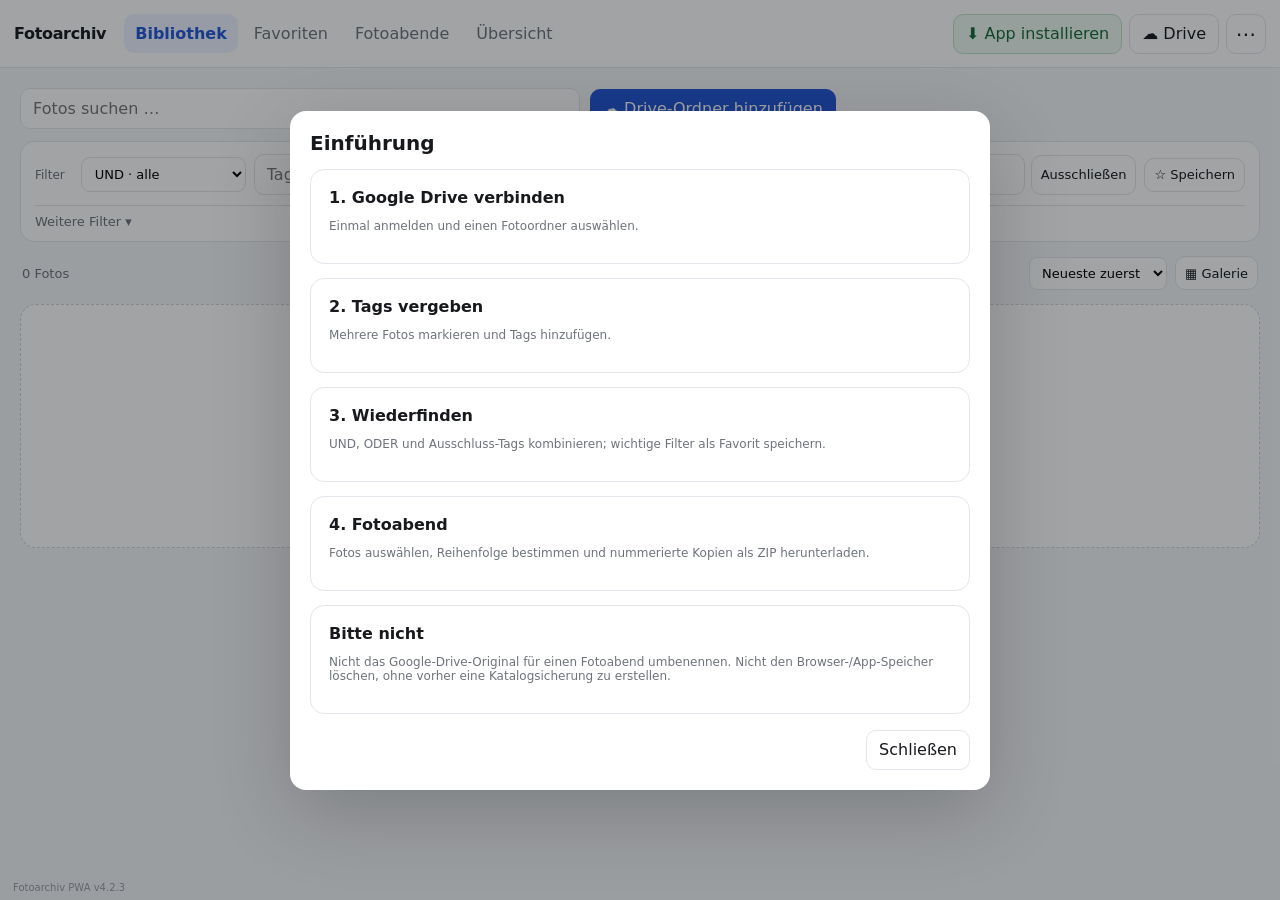
<file: index.html>
<!doctype html>
<html lang="de">
<head>
  <meta charset="utf-8">
  <meta http-equiv="Content-Security-Policy" content="default-src 'self'; script-src 'self' https://accounts.google.com; style-src 'self' 'unsafe-inline'; img-src 'self' blob: data: https://*.googleusercontent.com https://lh3.googleusercontent.com; connect-src 'self' https://accounts.google.com https://www.googleapis.com https://*.googleusercontent.com https://lh3.googleusercontent.com; frame-src https://accounts.google.com https://*.google.com; object-src 'none'; base-uri 'self'; form-action 'self'; frame-ancestors 'none'; upgrade-insecure-requests">
  <meta name="viewport" content="width=device-width,initial-scale=1,viewport-fit=cover">
  <meta name="theme-color" content="#2457d6">
  <meta name="description" content="Fotoarchiv – Fotos in Google Drive mit Tags ordnen, filtern und für Fotoabende zusammenstellen.">
  <link rel="manifest" href="manifest.webmanifest">
  <link rel="icon" href="icons/icon-192.png">
  <link rel="apple-touch-icon" href="icons/icon-192.png">
  <link rel="stylesheet" href="styles.css">
  <title>Fotoarchiv PWA 4.2.3</title>
</head>
<body>
<div class="app">
  <header>
    <div class="brand">Fotoarchiv</div>
    <nav>
      <button data-view="library" class="active">Bibliothek</button>
      <button data-view="favorites">Favoriten</button>
      <button data-view="projects">Fotoabende</button>
      <button data-view="dashboard">Übersicht</button>
    </nav>
    <div class="head-actions">
      <button class="btn install" id="installBtn">⬇ App installieren</button>
      <button class="btn" id="driveBtn">☁ Drive</button>
      <button class="btn icon" id="moreBtn" aria-label="Weitere Optionen">⋯</button>
    </div>
  </header>
  <div class="progressline" id="progress"><div></div></div>
  <main>
    <div class="notice" id="httpsNotice" hidden>Für Installation und Google-Anmeldung muss das Fotoarchiv über HTTPS geöffnet werden.</div>

    <section class="view active" id="view-library">
      <div class="toolbar">
        <div class="search"><input id="searchInput" placeholder="Fotos suchen …" autocomplete="off"></div>
        <button class="btn primary" id="addDriveFolderBtn">☁ Drive-Ordner hinzufügen</button>
      </div>
      <div class="quickbar" id="quickbar"></div>
      <div class="filterbar">
        <div class="filterrow">
          <span class="label">Filter</span>
          <div id="activeTagChips"></div>
          <select class="filter-mode-select" id="tagModeSelect" title="Verknüpfung positiver Tags">
            <option value="and">UND · alle</option>
            <option value="or">ODER · einer reicht</option>
          </select>
          <div class="tag-filter-entry">
            <input class="tag-input" id="filterTagInput" list="tagSuggestions" placeholder="Tag einschließen …" aria-label="Tag einschließen" autocomplete="off" enterkeyhint="done">
            <button class="btn small" id="filterTagAdd" type="button" aria-label="Eingegebenen Tag einschließen">+ Hinzufügen</button>
          </div>
          <div class="tag-filter-entry">
            <input class="tag-input" id="excludeTagInput" list="tagSuggestions" placeholder="Tag ausschließen …" aria-label="Tag ausschließen" autocomplete="off" enterkeyhint="done">
            <button class="btn small" id="excludeTagAdd" type="button" aria-label="Eingegebenen Tag ausschließen">Ausschließen</button>
          </div>
          <button class="btn small" id="saveFilterBtn">☆ Speichern</button>
        </div>
        <details class="advanced">
          <summary>Weitere Filter ▾</summary>
          <div class="advanced-grid">
            <label><span class="mini-label">Von Jahr</span><input class="field" id="yearFrom" inputmode="numeric"></label>
            <label><span class="mini-label">Bis Jahr</span><input class="field" id="yearTo" inputmode="numeric"></label>
            <label><span class="mini-label">Tags</span><select class="field" id="tagState"><option value="all">Alle Fotos</option><option value="untagged">Nur ohne Tags</option><option value="tagged">Nur mit Tags</option></select></label>
            <label><span class="mini-label">Fotoabend</span><select class="field" id="projectFilter"><option value="">Alle Fotos</option></select></label>
            <div><span class="mini-label">Schnellfilter</span><button class="btn small" id="manageQuickFilters">Verwalten</button></div>
          </div>
        </details>
      </div>
      <div class="subbar"><span id="resultCount">0 Fotos</span><span class="spacer"></span><select id="sortSelect"><option value="dateDesc">Neueste zuerst</option><option value="dateAsc">Älteste zuerst</option><option value="nameAsc">Dateiname A–Z</option><option value="nameDesc">Dateiname Z–A</option><option value="tagsDesc">Meiste Tags</option></select><button class="btn small" id="viewToggle">▦ Galerie</button></div>
      <div id="libraryContent"></div>
    </section>

    <section class="view" id="view-favorites"><div class="page-title"><div><h1>Favoriten</h1><p>Gespeicherte Filter aktualisieren sich automatisch.</p></div></div><div id="favoritesContent"></div></section>
    <section class="view" id="view-projects"><div id="projectsContent"></div></section>
    <section class="view" id="view-dashboard"><div class="page-title"><div><h1>Übersicht</h1><p>Ein kompakter Blick auf die Fotosammlung.</p></div></div><div id="dashboardContent"></div></section>
  </main>
</div>

<datalist id="tagSuggestions"></datalist>
<div class="selection" id="selectionBar">
  <span class="count" id="selectionCount">0 ausgewählt</span>
  <input id="bulkTagInput" list="tagSuggestions" placeholder="Tag hinzufügen …">
  <button id="bulkTagAdd">Tag hinzufügen</button>
  <button id="bulkTagRemove">Tag entfernen</button>
  <button class="primary" id="createProjectBtn">Fotoabend</button>
  <button id="clearSelection">×</button>
</div>
<div class="modal-back" id="modalBack"><div class="modal" id="modal"></div></div>
<div class="toast" id="toast"></div>
<div class="version-footer">Fotoarchiv PWA v4.2.3</div>
<input type="file" id="restoreInput" accept="application/json,.json" hidden>
<script src="https://accounts.google.com/gsi/client" async defer></script>
<script src="config.js"></script>
<script src="app.js"></script>
</body>
</html>
</file>
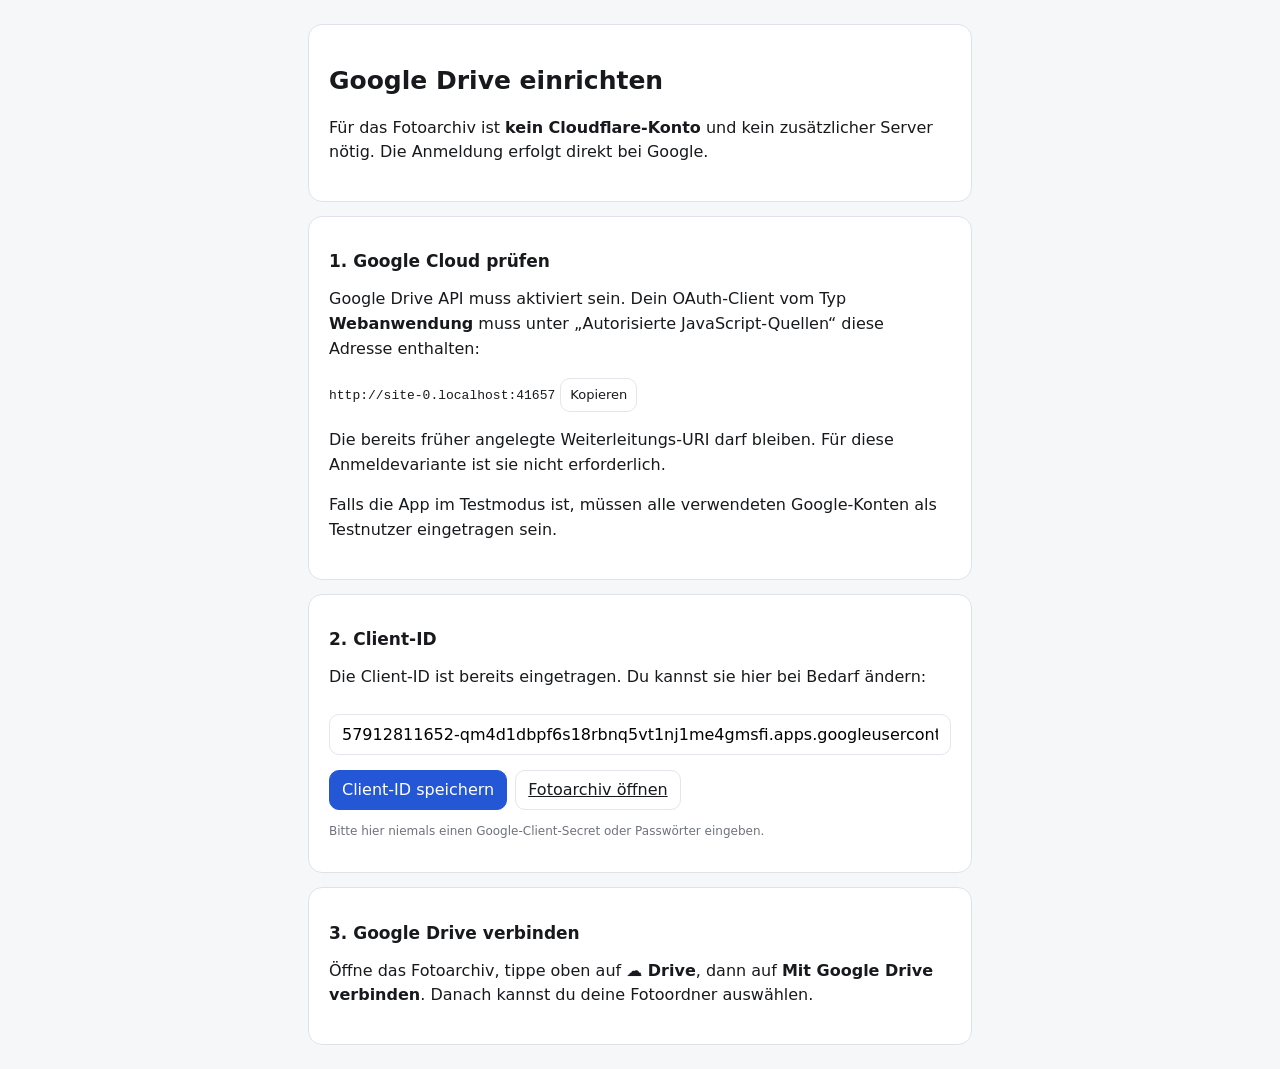
<file: SETUP.html>
<!doctype html><html lang="de"><head><meta charset="utf-8"><meta name="viewport" content="width=device-width,initial-scale=1"><meta name="theme-color" content="#2457d6"><meta http-equiv="Content-Security-Policy" content="default-src 'self'; script-src 'self'; style-src 'self' 'unsafe-inline'; connect-src 'self'; object-src 'none'; base-uri 'self'"><title>Fotoarchiv – Google Drive einrichten</title><link rel="stylesheet" href="styles.css"><link rel="icon" href="icons/icon-192.png"><style>.setup{max-width:700px;margin:24px auto;padding:0 18px}.setup article{background:#fff;border:1px solid #dfe3e9;border-radius:14px;padding:20px;margin-bottom:14px}.setup h1{font-size:25px}.setup h2{font-size:17px}.setup p,.setup li{line-height:1.55}.setup code{overflow-wrap:anywhere}.setup .field{margin-top:8px}.setup .actions{display:flex;gap:8px;flex-wrap:wrap;margin-top:15px}</style></head><body><main class="setup"><article><h1>Google Drive einrichten</h1><p>Für das Fotoarchiv ist <strong>kein Cloudflare-Konto</strong> und kein zusätzlicher Server nötig. Die Anmeldung erfolgt direkt bei Google.</p></article><article><h2>1. Google Cloud prüfen</h2><p>Google Drive API muss aktiviert sein. Dein OAuth-Client vom Typ <strong>Webanwendung</strong> muss unter „Autorisierte JavaScript-Quellen“ diese Adresse enthalten:</p><p><code id="origin"></code> <button class="btn small" id="copyOrigin">Kopieren</button></p><p>Die bereits früher angelegte Weiterleitungs-URI darf bleiben. Für diese Anmeldevariante ist sie nicht erforderlich.</p><p>Falls die App im Testmodus ist, müssen alle verwendeten Google-Konten als Testnutzer eingetragen sein.</p></article><article><h2>2. Client-ID</h2><p>Die Client-ID ist bereits eingetragen. Du kannst sie hier bei Bedarf ändern:</p><input class="field" id="clientId" aria-label="Google OAuth Client-ID" autocomplete="off"><div class="actions"><button class="btn primary" id="save">Client-ID speichern</button><a class="btn" href="./">Fotoarchiv öffnen</a></div><p id="status" class="muted"></p><p class="muted">Bitte hier niemals einen Google-Client-Secret oder Passwörter eingeben.</p></article><article><h2>3. Google Drive verbinden</h2><p>Öffne das Fotoarchiv, tippe oben auf <strong>☁ Drive</strong>, dann auf <strong>Mit Google Drive verbinden</strong>. Danach kannst du deine Fotoordner auswählen.</p></article></main><script src="config.js"></script><script src="setup.js"></script></body></html>
</file>
<file: styles.css>
[hidden]{display:none!important}
:root{--bg:#f6f7f9;--panel:#fff;--text:#17191c;--muted:#6e737b;--line:#e3e6ea;--accent:#2457d6;--soft:#edf3ff;--danger:#b42318;--shadow:0 8px 28px rgba(20,25,35,.08);--radius:14px}
*{box-sizing:border-box}html{background:var(--bg)}body{margin:0;font-family:Inter,ui-sans-serif,system-ui,-apple-system,"Segoe UI",Roboto,Arial,sans-serif;background:var(--bg);color:var(--text);min-height:100vh;-webkit-tap-highlight-color:transparent}button,input,select{font:inherit}button{cursor:pointer}.app{min-height:100vh}
header{height:68px;background:rgba(255,255,255,.96);border-bottom:1px solid var(--line);display:flex;align-items:center;gap:18px;padding:0 max(14px,env(safe-area-inset-left));position:sticky;top:0;z-index:30;backdrop-filter:blur(10px)}.brand{font-weight:800;letter-spacing:-.02em;white-space:nowrap}nav{display:flex;gap:5px;flex:1;overflow-x:auto}nav button{border:0;background:transparent;padding:10px 11px;border-radius:10px;color:var(--muted);white-space:nowrap}nav button.active{background:var(--soft);color:var(--accent);font-weight:700}.head-actions{display:flex;gap:7px;align-items:center;white-space:nowrap}
.btn{border:1px solid var(--line);background:#fff;color:var(--text);padding:9px 12px;border-radius:10px;display:inline-flex;align-items:center;justify-content:center;gap:7px;min-height:40px}.btn:hover{background:#f8f9fb}.btn.primary{background:var(--accent);border-color:var(--accent);color:#fff}.btn.danger{color:var(--danger)}.btn.small{min-height:34px;padding:6px 9px;font-size:13px}.btn.icon{width:40px;padding:0;font-size:20px}.btn.install{background:#eef8f1;border-color:#bfe0c9;color:#176b37}
main{max-width:1500px;margin:0 auto;padding:20px}.view{display:none}.view.active{display:block}.notice{background:#fff4e5;border:1px solid #efd49d;border-radius:12px;padding:12px 14px;margin-bottom:14px;color:#6b4a0c}.toolbar{display:flex;gap:10px;align-items:center;flex-wrap:wrap;margin-bottom:12px}.search{min-width:240px;flex:1;max-width:560px}.search input,.field,.tag-input{width:100%;border:1px solid var(--line);background:#fff;padding:10px 12px;border-radius:10px;outline:none}.tag-input{width:auto;min-width:155px}.filterbar{background:#fff;border:1px solid var(--line);border-radius:var(--radius);padding:12px 14px;margin-bottom:14px}.filterrow{display:flex;gap:8px;align-items:center;flex-wrap:wrap}.filterrow .label,.mini-label{font-size:12px;color:var(--muted)}.chip{display:inline-flex;align-items:center;gap:5px;border-radius:999px;padding:6px 9px;background:#f0f2f5;font-size:13px;margin:2px}.chip.active{background:var(--soft);color:var(--accent)}.chip.exclude{background:#fff0ee;color:#a63a31}.chip button{border:0;background:transparent;color:inherit;padding:0}.filter-mode-select{border:1px solid var(--line);background:#fff;border-radius:9px;padding:8px 9px;font-size:13px}.quickbar{display:none;align-items:center;gap:7px;flex-wrap:wrap;margin:0 0 10px;padding:0 2px}.quickbar.show{display:flex}.quick-btn{border:1px solid var(--line);background:#fff;border-radius:999px;padding:8px 11px}.quick-label{font-size:12px;color:var(--muted)}details.advanced{margin-top:10px;border-top:1px solid var(--line);padding-top:8px}details.advanced summary{list-style:none;cursor:pointer;color:var(--muted);font-size:13px;width:max-content}.advanced-grid{display:grid;grid-template-columns:repeat(5,minmax(140px,1fr));gap:10px;margin-top:12px}.mini-label{display:block;margin-bottom:5px}
.subbar{display:flex;align-items:center;gap:8px;margin:8px 2px 14px;color:var(--muted);font-size:13px}.spacer{flex:1}.subbar select{border:1px solid var(--line);background:#fff;border-radius:8px;padding:7px 8px}.gallery{display:grid;grid-template-columns:repeat(auto-fill,minmax(170px,1fr));gap:12px}.photo-card{background:#fff;border:1px solid var(--line);border-radius:12px;overflow:hidden;position:relative;min-width:0}.photo-card.selected{outline:3px solid var(--accent);outline-offset:1px}.thumb{aspect-ratio:4/3;background:#eceff3;display:flex;align-items:center;justify-content:center;overflow:hidden;position:relative}.thumb img{width:100%;height:100%;object-fit:cover;display:block}.fallback{font-size:30px;color:#9aa1aa}.check{position:absolute;left:9px;top:9px;width:28px;height:28px;border-radius:8px;border:1px solid rgba(0,0,0,.18);background:rgba(255,255,255,.94);display:flex;align-items:center;justify-content:center;z-index:2}.photo-card.selected .check{background:var(--accent);color:#fff;border-color:var(--accent)}.card-body{padding:10px}.filename{font-size:13px;font-weight:700;white-space:nowrap;overflow:hidden;text-overflow:ellipsis}.meta{font-size:12px;color:var(--muted);margin-top:3px}.tags{display:flex;gap:4px;flex-wrap:wrap;margin-top:8px;min-height:22px}.tag-mini{font-size:11px;background:#f1f3f5;padding:3px 6px;border-radius:999px}.tag-more{font-size:11px;color:var(--muted);padding:3px 2px}.gallery.list{display:flex;flex-direction:column;gap:6px}.gallery.list .photo-card{display:grid;grid-template-columns:100px 1fr}.gallery.list .thumb{height:76px}.gallery.list .card-body{display:grid;grid-template-columns:1.4fr 1fr;align-items:center;gap:14px}.gallery.list .tags{margin-top:0}
.empty{background:#fff;border:1px dashed #cfd4da;border-radius:16px;padding:52px 24px;text-align:center;color:var(--muted)}.empty h2{color:var(--text);font-size:20px;margin:0 0 8px}.empty p{max-width:650px;margin:0 auto 18px;line-height:1.5}.selection{position:fixed;left:50%;bottom:max(18px,env(safe-area-inset-bottom));transform:translateX(-50%);z-index:50;background:#17191c;color:#fff;border-radius:14px;box-shadow:var(--shadow);padding:10px 12px;display:none;align-items:center;gap:9px;min-width:min(760px,calc(100vw - 24px))}.selection.show{display:flex}.selection input{flex:1;min-width:120px;border:0;border-radius:8px;padding:10px}.selection button{border:1px solid #3c4148;background:#2a2e33;color:#fff;border-radius:8px;padding:9px 10px}.selection button.primary{background:#fff;color:#17191c;border-color:#fff}
.page-title{display:flex;align-items:flex-end;gap:12px;margin-bottom:18px}.page-title h1{font-size:26px;margin:0}.page-title p{margin:0 0 2px;color:var(--muted);font-size:13px}.metric-grid{display:grid;grid-template-columns:repeat(4,1fr);gap:12px;margin-bottom:18px}.metric,.panel,.simple-card{background:#fff;border:1px solid var(--line);border-radius:14px;padding:18px}.metric .value{font-size:30px;font-weight:800}.metric .name{color:var(--muted);font-size:13px}.panel{margin-bottom:14px}.panel h2{font-size:16px;margin:0 0 14px}.tag-stat{display:grid;grid-template-columns:minmax(130px,1fr) 3fr 90px;gap:12px;align-items:center;padding:7px 0}.bar{height:8px;background:#edf0f3;border-radius:999px;overflow:hidden}.bar>div{height:100%;background:var(--accent);border-radius:999px}.number{text-align:right;color:var(--muted);font-size:13px}.cards{display:grid;grid-template-columns:repeat(auto-fill,minmax(260px,1fr));gap:12px}.simple-card h3{margin:0 0 6px;font-size:15px}.simple-card p{margin:0;color:var(--muted);font-size:13px}.actions{display:flex;gap:7px;margin-top:14px;flex-wrap:wrap}.project-head{display:flex;gap:10px;align-items:center;flex-wrap:wrap;margin-bottom:14px}.filmstrip{display:grid;grid-template-columns:repeat(auto-fill,minmax(160px,1fr));gap:10px}.film-item{background:#fff;border:1px solid var(--line);border-radius:11px;overflow:hidden;position:relative}.film-item .order{position:absolute;left:7px;top:7px;background:rgba(20,20,20,.78);color:#fff;padding:4px 7px;border-radius:7px;font-size:12px;font-weight:700;z-index:2}.film-item .name{padding:8px;font-size:11px;white-space:nowrap;overflow:hidden;text-overflow:ellipsis}.film-actions{display:flex;gap:4px;padding:0 7px 8px}.film-actions button{flex:1;border:1px solid var(--line);background:#fff;border-radius:7px;padding:6px}.modal-back{position:fixed;inset:0;background:rgba(10,15,20,.38);display:none;align-items:center;justify-content:center;z-index:80;padding:16px}.modal-back.show{display:flex}.modal{background:#fff;width:min(700px,100%);max-height:88vh;overflow:auto;border-radius:16px;box-shadow:0 24px 80px rgba(0,0,0,.2);padding:20px}.modal h2{margin:0 0 14px;font-size:20px}.modal-footer{display:flex;justify-content:flex-end;gap:8px;flex-wrap:wrap;margin-top:16px}.library-row{display:grid;grid-template-columns:1fr auto;gap:12px;padding:12px 0;border-bottom:1px solid var(--line)}.library-row:last-child{border-bottom:0}.library-row .name{font-weight:700}.smalltxt,.muted{font-size:12px;color:var(--muted)}.row-actions{display:flex;gap:6px;align-items:center;flex-wrap:wrap}.toast{position:fixed;right:20px;bottom:20px;z-index:100;background:#17191c;color:#fff;padding:11px 14px;border-radius:10px;box-shadow:var(--shadow);font-size:13px;display:none;max-width:420px}.toast.show{display:block}.progressline{position:fixed;left:0;right:0;top:68px;height:3px;z-index:60;display:none;background:#e8ebf0}.progressline.show{display:block}.progressline>div{height:100%;background:var(--accent);width:20%;animation:progress 1.1s ease-in-out infinite alternate}@keyframes progress{from{transform:translateX(0)}to{transform:translateX(400%)}}.version-footer{position:fixed;left:8px;bottom:5px;z-index:25;font-size:10px;color:#989da5;background:rgba(246,247,249,.88);padding:2px 5px;border-radius:5px;pointer-events:none}
@media(max-width:900px){header{gap:8px;height:auto;min-height:64px;padding-top:6px;padding-bottom:6px;flex-wrap:wrap}.brand{display:none}nav{order:2;width:100%;flex-basis:100%;justify-content:space-between}nav button{font-size:12px;padding:8px 6px}.head-actions{margin-left:auto}.install{font-size:12px}main{padding:12px}.advanced-grid{grid-template-columns:1fr 1fr}.metric-grid{grid-template-columns:1fr 1fr}.gallery{grid-template-columns:repeat(auto-fill,minmax(145px,1fr))}.selection{flex-wrap:wrap}.selection input{order:3;flex-basis:100%}.toolbar .btn{flex:0 0 auto}.tag-input{min-width:135px;flex:1}.filter-mode-select{max-width:150px}.project-head .spacer{display:none}.project-head>div{flex:1}.filmstrip{grid-template-columns:repeat(auto-fill,minmax(145px,1fr))}}


/* V4.2.3: die Tag-Filter sind auch mit Bildschirmtastatur klar bedienbar */
.tag-filter-entry{display:flex;align-items:center;gap:6px;flex:1 1 260px;min-width:0}
.tag-filter-entry .tag-input{flex:1 1 auto;width:100%;min-width:0}
.tag-filter-entry .btn{flex:0 0 auto;min-height:40px;white-space:nowrap}
@media(max-width:600px){
  .filterrow{align-items:stretch}
  .filterrow .label{align-self:center}
  .filter-mode-select{flex:1 1 auto;max-width:none;min-height:42px}
  .tag-filter-entry{flex:1 1 100%;width:100%;min-width:0}
  .tag-filter-entry .tag-input{font-size:16px;min-height:44px}
  .tag-filter-entry .btn{min-height:44px}
  #activeTagChips:not(:empty){flex:1 1 100%}
}
</file>
